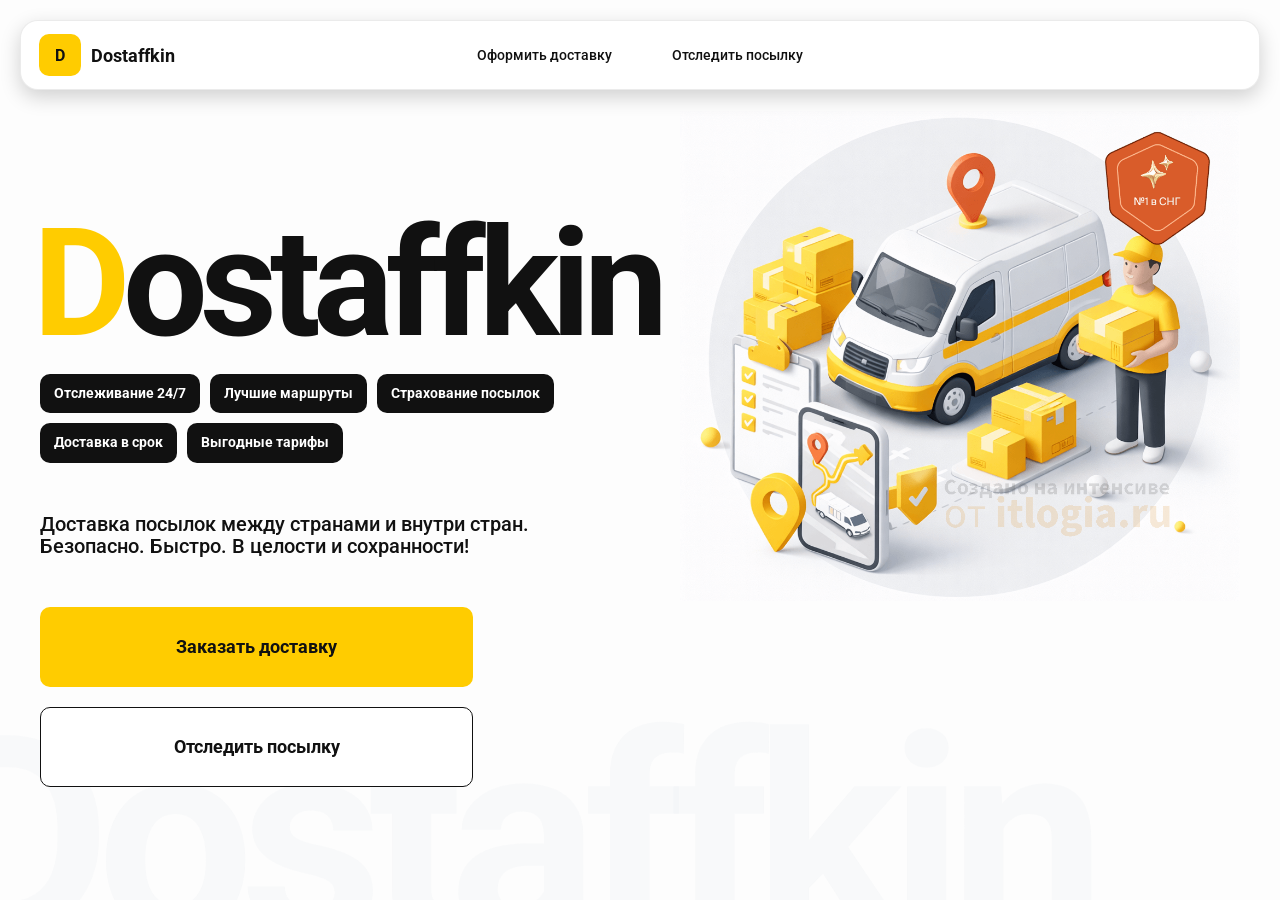
<file: index.html>
<!doctype html>
<html lang="ru">

<head>
    <meta charset="utf-8" />
    <meta name="viewport" content="width=device-width,initial-scale=1,maximum-scale=1,user-scalable=0" />
    <title>Dostaffkin — Доставка посылок между странами и внутри стран. Безопасно. Быстро. В целости и сохранности!
    </title>
    <link rel="stylesheet" href="styles/base.css" />
    <link rel="stylesheet" href="styles/base_adaptive.css" />
    <link rel="stylesheet" href="styles/index.css" />
    <link rel="stylesheet" href="styles/index_adaptive.css" />
</head>

<body>
    <div class="container">
        <header class="header">
            <a class="header-brand" href="#">
                <div class="header-logo">D</div>
                <div class="header-title">Dostaffkin</div>
            </a>
            <nav class="header-menu">
                <a class="header-link" href="./order.html">Оформить <span>доставку</span></a>
                <a class="header-link" href="./track.html">Отследить <span>посылку</span></a>
            </nav>
        </header>
        <main class="main">
            <section class="main-info">
                <div class="main-title">
                    <span>D</span>ostaffkin
                </div>
                <div class="main-features">
                    <div class="main-feature">Отслеживание 24/7</div>
                    <div class="main-feature">Лучшие маршруты</div>
                    <div class="main-feature">Страхование посылок</div>
                    <div class="main-feature">Доставка в срок</div>
                    <div class="main-feature">Выгодные тарифы</div>
                </div>
                <div class="main-description">
                    Доставка посылок между странами и внутри стран.
                    Безопасно. Быстро. В целости и сохранности!
                </div>
                <div class="main-actions">
                    <a class="button" type="button" href="./order.html">Заказать доставку</a>
                    <a class="button button-white" type="button" href="./track.html">Отследить посылку</a>
                </div>
            </section>
            <div class="main-title-ghost">Dostaffkin</div>
            <section class="main-image">
    <img src="images/main-image.png" alt="Main image"/>
</section>
        </main>
    </div>
</body>

</html>
</file>
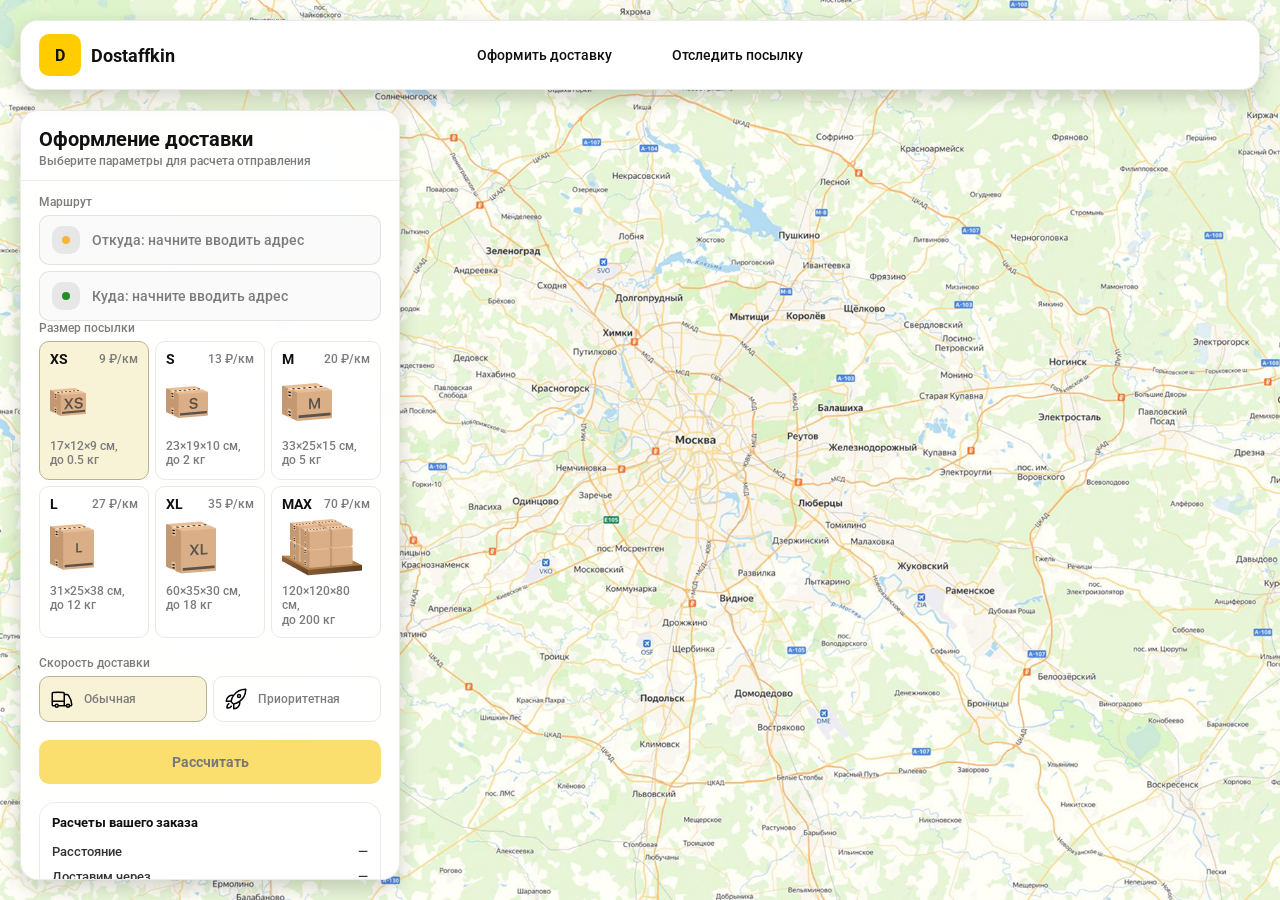
<file: order.html>
<!doctype html>
<html lang="ru">

<head>
    <meta charset="utf-8" />
    <meta name="viewport" content="width=device-width,initial-scale=1,maximum-scale=1,user-scalable=0" />
    <title>Оформление доставки</title>

    <link rel="stylesheet" href="styles/base.css" />
    <link rel="stylesheet" href="styles/base_adaptive.css" />

    <link rel="stylesheet" href="styles/order.css" />
    <link rel="stylesheet" href="styles/order_adaptive.css" />
</head>

<body>
    <div id="map"></div>

    <header class="header">
        <a class="header-brand" href="./index.html">
            <div class="header-logo">D</div>
            <div class="header-title">Dostaffkin</div>
        </a>
        <nav class="header-menu">
            <a class="header-link" href="#">Оформить <span>доставку</span></a>
            <a class="header-link" href="./track.html">Отследить <span>посылку</span></a>
        </nav>
    </header>

    <aside class="main" id="sidebar">
        <div class="main-header">
            <div class="main-title">Оформление доставки</div>
            <div class="main-text">Выберите параметры для расчета отправления</div>
        </div>
        <div class="main-content">
            <div class="main-route">
                <div class="main-block-title">Маршрут</div>
                <div class="main-fields">
                    <div class="main-field" id="fromField">
                        <div class="main-pin"></div>
                        <input id="from" placeholder="Откуда: начните вводить адрес" autocomplete="off" />
                        <div class="main-ac" id="fromAc" role="listbox" aria-label="Подсказки адресов"></div>
                    </div>

                    <div class="main-field" id="toField">
                        <div class="main-pin"></div>
                        <input id="to" placeholder="Куда: начните вводить адрес" autocomplete="off" />
                        <div class="main-ac" id="toAc" role="listbox" aria-label="Подсказки адресов"></div>
                    </div>
                </div>
                <div class="main-package">
                    <div class="main-block-title">Размер посылки</div>

                    <div class="main-sizes">
                        <div class="main-size-card is-active" data-value="xs">
                            <div class="main-size-top">
                                <div class="main-size-label">XS</div>
                                <div class="main-size-rate">9 ₽/км</div>
                            </div>
                            <div class="main-size-media">
                                <img src="images/sizes/xs.png" alt="Короб XS" />
                            </div>
                            <div class="main-size-description">17×12×9 см,<br>до 0.5 кг</div>
                        </div>

                        <div class="main-size-card" data-value="s">
                            <div class="main-size-top">
                                <div class="main-size-label">S</div>
                                <div class="main-size-rate">13 ₽/км</div>
                            </div>
                            <div class="main-size-media">
                                <img src="images/sizes/s.png" alt="Короб S" />
                            </div>
                            <div class="main-size-description">23×19×10 см,<br>до 2 кг</div>
                        </div>

                        <div class="main-size-card" data-value="m">
                            <div class="main-size-top">
                                <div class="main-size-label">M</div>
                                <div class="main-size-rate">20 ₽/км</div>
                            </div>
                            <div class="main-size-media">
                                <img src="images/sizes/m.png" alt="Короб M" />
                            </div>
                            <div class="main-size-description">33×25×15 см,<br>до 5 кг</div>
                        </div>

                        <div class="main-size-card" data-value="l">
                            <div class="main-size-top">
                                <div class="main-size-label">L</div>
                                <div class="main-size-rate">27 ₽/км</div>
                            </div>
                            <div class="main-size-media">
                                <img src="images/sizes/l.png" alt="Короб L" />
                            </div>
                            <div class="main-size-description">31×25×38 см,<br>до 12 кг</div>
                        </div>

                        <div class="main-size-card" data-value="xl">
                            <div class="main-size-top">
                                <div class="main-size-label">XL</div>
                                <div class="main-size-rate">35 ₽/км</div>
                            </div>
                            <div class="main-size-media">
                                <img src="images/sizes/xl.png" alt="Короб XL" />
                            </div>
                            <div class="main-size-description">60×35×30 см,<br>до 18 кг</div>
                        </div>

                        <div class="main-size-card" data-value="max">
                            <div class="main-size-top">
                                <div class="main-size-label">MAX</div>
                                <div class="main-size-rate">70 ₽/км</div>
                            </div>
                            <div class="main-size-media main-size-media-palleta">
                                <img src="images/sizes/max.png" alt="Паллета" />
                            </div>
                            <div class="main-size-description">120×120×80 см,<br>до 200 кг</div>
                        </div>
                    </div>
                </div>
            </div>
            <div class="main-speed">
                <div class="main-block-title">Скорость доставки</div>

                <div class="main-speeds">
                    <div class="main-speed-card is-active" data-value="regular">
                        <img class="main-speed-media" src="images/icons/regular.svg" alt="Regular"/>
                        <div class="main-speed-description">Обычная</div>
                    </div>
                    <div class="main-speed-card" data-value="fast">
                        <img class="main-speed-media" src="images/icons/fast.svg" alt="Fast"/>
                        <div class="main-speed-description">Приоритетная</div>
                    </div>

                </div>
            </div>
            <div class="main-calculate-block">
                <button id="calc" class="button calculate-button" type="button" disabled>Рассчитать</button>
            </div>
            <div class="main-result" id="result">
                <div class="main-result-title">Расчеты вашего заказа</div>
                <div class="main-result-lines">
                    <div class="main-result-line"><span>Расстояние</span><span id="distanceValue">—</span></div>
                    <div class="main-result-line"><span>Доставим через</span><span id="durationValue">—</span></div>
                    <div class="main-result-line"><span>Тариф</span><span id="rateValue">—</span></div>
                </div>
                <div class="main-price">
                    <div class="main-price-label">Итого</div>
                    <div class="main-price-value" id="totalValue">—</div>
                </div>
            </div>
            <div class="main-order-box">
                <div class="main-order-form" id="orderForm">
                    <div class="main-order-title">Оформление доставки</div>
                    <div class="main-block-info-row">
                        <div class="main-block-title">Контакты</div>
                        <div class="order-fields">
                            <div class="main-field">
                                <input id="customerName" placeholder="Ваше имя" autocomplete="off" />
                            </div>
                            <div class="main-field">
                                <input id="customerPhone" placeholder="Ваш телефон" autocomplete="off"
                                    inputmode="tel" />
                            </div>
                        </div>
                    </div>
                    <div class="main-block-info-row extra-info">
                        <div class="main-block-title">Дополнительная информация</div>
                        <div class="main-field textarea">
                            <textarea id="comment" placeholder="Детали доставки и комментарии"></textarea>
                        </div>
                    </div>
                    <button id="submit" class="button main-submit-request" type="button" disabled>Отправить
                        заявку
                    </button>
                </div>

                <div class="main-order-success" id="orderSuccess">
                    <div class="main-success-icon">✓</div>
                    <div class="main-success-title">Заявка отправлена!</div>
                    <div class="main-success-title">Номер отправления – <span id="orderId"></span></div>
                    <div class="main-success-subtitle">Мы скоро свяжемся с вами</div>
                </div>
            </div>
        </div>
    </aside>
</body>

</html>
</file>
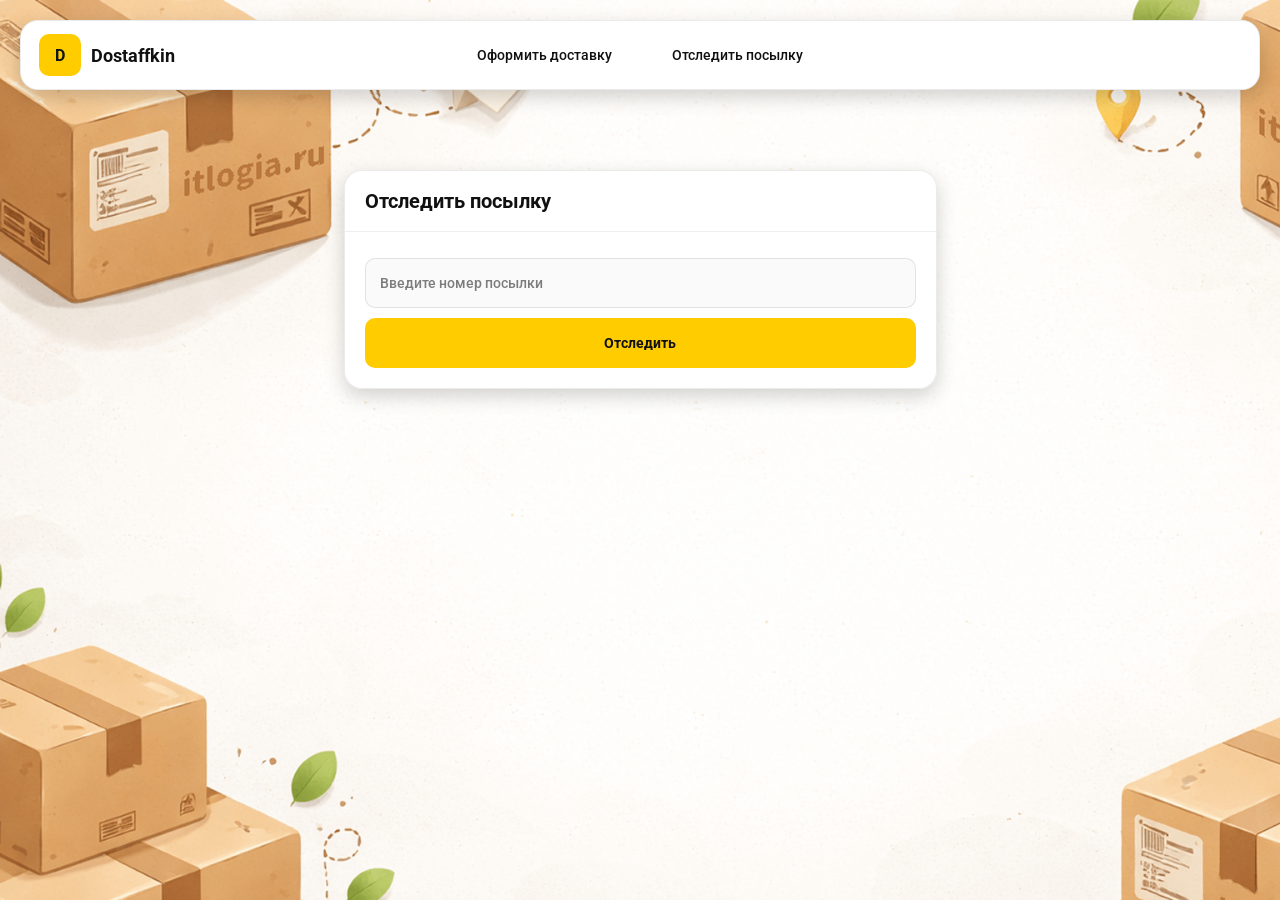
<file: track.html>
<!doctype html>
<html lang="ru">

<head>
    <meta charset="utf-8" />
    <meta name="viewport" content="width=device-width,initial-scale=1,maximum-scale=1,user-scalable=0" />
    <title>Отследить посылку</title>
    <link rel="stylesheet" href="styles/base.css" />
    <link rel="stylesheet" href="styles/base_adaptive.css" />

    <link rel="stylesheet" href="styles/track.css" />
    <link rel="stylesheet" href="styles/track_adaptive.css" />
</head>

<body>
    <div class="container">
        <header class="header">
            <a class="header-brand" href="./index.html">
                <div class="header-logo">D</div>
                <div class="header-title">Dostaffkin</div>
            </a>
            <nav class="header-menu">
                <a class="header-link" href="./order.html">Оформить <span>доставку</span></a>
                <a class="header-link" href="#">Отследить <span>посылку</span></a>
            </nav>
        </header>
        <main class="track-content">
            <section class="track-card track-search">
                <div class="track-title">Отследить посылку</div>
                <div class="track-action">
                    <div class="main-field track-field">
                        <input id="trackNumber" placeholder="Введите номер посылки" autocomplete="off" />
                    </div>
                    <button id="trackButton" class="button track-button" type="button">Отследить</button>
                </div>
            </section>
            <section class="track-card track-result" id="trackResult">
                <div class="track-result-header">
                    <div class="track-id" id="trackIdValue"></div>
                    <div class="track-routes">
                        <div class="track-route">
                            <div class="track-route-pin">
                                <svg xmlns="http://www.w3.org/2000/svg" fill="none" viewBox="0 0 24 24"
                                    stroke-width="1.5" stroke="orange" class="size-6">
                                    <path stroke-linecap="round" stroke-linejoin="round"
                                        d="M15 10.5a3 3 0 1 1-6 0 3 3 0 0 1 6 0Z" />
                                    <path stroke-linecap="round" stroke-linejoin="round"
                                        d="M19.5 10.5c0 7.142-7.5 11.25-7.5 11.25S4.5 17.642 4.5 10.5a7.5 7.5 0 1 1 15 0Z" />
                                </svg>
                            </div>
                            <div class="track-route-address" id="trackFromValue">
                                Откуда: Москва, улица Арбат, 1
                            </div>
                        </div>
                        <div class="track-route track-route-arrow">
                            <svg xmlns="http://www.w3.org/2000/svg" fill="none" viewBox="0 0 24 24" stroke-width="1.5"
                                stroke="currentColor" class="size-6">
                                <path stroke-linecap="round" stroke-linejoin="round"
                                    d="M19.5 13.5 12 21m0 0-7.5-7.5M12 21V3" />
                            </svg>
                        </div>
                        <div class="track-route">
                            <div class="track-route-pin">
                                <svg xmlns="http://www.w3.org/2000/svg" fill="none" viewBox="0 0 24 24"
                                    stroke-width="1.5" stroke="green" class="size-6">
                                    <path stroke-linecap="round" stroke-linejoin="round"
                                        d="M15 10.5a3 3 0 1 1-6 0 3 3 0 0 1 6 0Z" />
                                    <path stroke-linecap="round" stroke-linejoin="round"
                                        d="M19.5 10.5c0 7.142-7.5 11.25-7.5 11.25S4.5 17.642 4.5 10.5a7.5 7.5 0 1 1 15 0Z" />
                                </svg>
                            </div>
                            <div class="track-route-address" id="trackToValue">
                                Куда: Минск, проспект Независимости, 58
                            </div>
                        </div>
                    </div>
                </div>
                <div class="track-info">
                    <div class="track-status-title">Статус данной посылки:</div>
                    <div class="track-status-list" id="trackStatusList">


                        <div class="track-status created">
                            <img src="images/icons/created.svg" class="track-status-icon" alt="Created">
                            <div class="track-status-text">
                                <div class="track-status-text-state">Создан</div>
                                <div class="track-status-text-date">10.01.2026</div>
                            </div>
                        </div>

                        <div class="track-status in-way">
                            <img src="images/icons/in-way.svg" class="track-status-icon" alt="In way">
                            <div class="track-status-text">
                                <div class="track-status-text-state">В пути: Москва</div>
                                <div class="track-status-text-date">18.01.2026</div>
                            </div>
                        </div>

                        <div class="track-status ready">
                            <img src="images/icons/ready.svg" class="track-status-icon" alt="Ready">
                            <div class="track-status-text">
                                <div class="track-status-text-state">Готов к выдаче</div>
                                <div class="track-status-text-date">25.01.2026</div>
                            </div>
                        </div>

                        <div class="track-status done">
                            <img src="images/icons/done.svg" class="track-status-icon" alt="Done">
                            <div class="track-status-text">
                                <div class="track-status-text-state">Вручен</div>
                                <div class="track-status-text-date">27.01.2026</div>
                            </div>
                        </div>

                    </div>
                </div>
            </section>
        </main>
    </div>
</body>

</html>
</file>
<file: styles/base.css>
*, *::before, *::after {
    box-sizing: border-box;
}
@font-face {
    font-family: "Roboto";
    src: url("../fonts/Roboto-Regular.ttf");
    font-weight: normal;
}

@font-face {
    font-family: "Roboto";
    src: url("../fonts/Roboto-Bold.ttf");
    font-weight: bold;
}

@font-face {
    font-family: "Roboto";
    src: url("../fonts/Roboto-Medium.ttf");
    font-weight: 500;
}
html, body {
    margin: 0;
    color: #111111;
    font-family: "Roboto", sans-serif;
}

body {
    background: #FDFDFD;
}
.header {
    border-radius: 18px;
    box-shadow: 0 7px 20px 0 #0000002E;
    backdrop-filter: blur(10px);
    background: #ffffff;
    left: 20px;
    border: 1px solid rgba(0, 0, 0, 0.08);
    position: fixed;
    right: 20px;
    top: 20px;
    padding: 14px 18px;
    height: 70px;
    display: flex;
    align-items: center;
    z-index: 6;
}
.header-brand {
    display: flex;
    align-items: center;
    text-decoration: none;
    gap: 10px;
}

.header-logo {
    width: 42px;
    height: 42px;
    border-radius: 10px;
    background: #FFCC00;
    display: grid;
    place-items: center;
    font-weight: bold;
    color: #111;
}

.header-title {
    font-size: 18px;
    font-weight: bold;
    color: #111111;
    text-decoration: none;
}
.header-menu {
    display: flex;
    align-items: center;
    gap: 60px;
    margin: 0;
    position: absolute;
    left: 50%;
    transform: translateX(-50%);
}

.header-link {
    font-size: 14px;
    color: #111111;
    text-decoration: none;
}
.button {
    border: 0;
    outline: none;
    height: 44px;
    border-radius: 10px;
    font-size: 14px;
    font-weight: bold;
    cursor: pointer;
    font-family: inherit;
    transition: transform .08s ease, opacity .12s ease;
    background: #ffcc00;
    color: #111111;
    text-align: center;
    text-decoration: none;
}

.button:hover {
    background-color: #E5BC19;
}

.button:disabled {
    cursor: not-allowed;
    background-color: #FADE6E;
    color: #787878;
    transform: none;
}

.button.button-white {
    background: #ffffff;
    border: 1px solid #111111;
}

.button.button-white:hover {
    background: rgb(241 241 241);
}
.main-field {
    display: flex;
    align-items: center;
    margin-top: 6px;
    gap: 10px;
    border: 1px solid #1111111A;
    background: #FAFAFA;
    border-radius: 10px;
    padding: 10px 12px;
    position: relative;
    box-sizing: border-box;
    height: 50px;
}

.main-field.textarea {
    height: auto;
}

.main-pin {
    width: 28px;
    height: 28px;
    border-radius: 10px;
    background: rgba(17, 17, 17, 0.08);
    display: grid;
    place-items: center;
    flex: 0 0 auto;
    position: relative;
}

.main-pin::before {
    content: "";
    width: 8px;
    height: 8px;
    border-radius: 999px;
    background: orange;
    opacity: .75;
    display: block;
}

.main-field:last-child .main-pin::before {
    background: green;
    opacity: .85;
}

input, textarea {
    width: 100%;
    border: 0;
    outline: none;
    background: transparent;
    font-size: 14px;
    color: #111111;
    font-family: inherit;
}

textarea {
    resize: vertical;
    min-height: 72px;
    padding: 2px 0;
}

input::placeholder, textarea::placeholder {
    color: #7C7C7C;
}

.main-field:focus-within {
    border-color: rgba(0, 0, 0, 0.20);
    box-shadow: 0 0 0 4px rgba(255, 204, 0, 0.35);
    background: rgba(255, 255, 255, 0.75);
}
</file>
<file: styles/base_adaptive.css>
@media (max-width: 767px) {
    .header {
        left: 10px;
        right: 10px;
        top: 10px;
    }

    .header-link span {
        display: none;
    }

    .header-menu {
        gap: 20px;
        justify-content: flex-start;
        margin: 0 0 0 30px;
        position: static;
        transform: none;
    }
}

@media (max-width: 420px) {
    .header-title {
        display: none;
    }
}

@media (max-width: 374px) {
    .header-menu {
        gap: 10px;
        margin: 0 0 0 10px;
    }
}
</file>
<file: styles/index.css>
.container {
    overflow: hidden;
    min-height: 100vh;
}
.main {
    padding: 111px 40px 40px;
    position: relative;
    display: flex;
}
.main-info {
    max-width: 840px;
    width: 100%;
    position: relative;
}
.main-title {
    margin-top: 98px;
    font-weight: 500;
    font-size: 200px;
    line-height: 1;
    letter-spacing: -0.05em;
    color: #111111;
    left: -15px;
    position: relative;
}

.main-title span {
    color: #ffcc00;
}
.main-features {
    margin-top: 15px;
    display: flex;
    flex-wrap: wrap;
    gap: 10px;
}

.main-feature {
    background: #111111;
    color: #ffffff;
    padding: 12px 14px;
    font-weight: 500;
    font-size: 14px;
    line-height: 1.1;
    border-radius: 10px;
}
.main-description {
    margin-top: 50px;
    max-width: 500px;
    font-size: 20px;
    line-height: 1.1;
    color: #111111;
}
.main-actions {
    margin-top: 50px;
    display: flex;
    flex-direction: column;
    gap: 20px;
}

.main-actions .button {
    height: 80px;
    width: 433px;
    font-size: 18px;
    font-weight: bold;
    place-items: center;
    display: grid;
}
.main-title-ghost {
    position: absolute;
    z-index: -1;
    left: -70px;
    bottom: -150px;
    font-weight: 500;
    font-size: 278px;
    line-height: 1;
    letter-spacing: -0.05em;
    color: #ECEDF04D;
}
.main-image {
    width: 1024px;
    top: 100px;
    z-index: -2;
}

.main-image img {
    width: 100%;
    max-width: 1024px;
    height: auto;
    display: block;
}
</file>
<file: styles/index_adaptive.css>
@media (max-width: 1760px) {
    .main-title {
        font-size: 150px;
        left: -7px;
    }

    .main-info {
        max-width: 640px;
    }
}
@media (max-width: 1200px) {
    .main-info {
        max-width: 540px;
    }

    .main {
        padding: 111px 20px 20px;
    }

    .main-title {
        font-size: 120px;
        left: -4px;
    }

    .main-title-ghost {
        font-size: 220px;
    }
}
@media (max-width: 1024px) {
    .main-title {
        margin-top: 30px;
    }

    .main {
        flex-direction: column-reverse;
    }

    .main-image {
        max-width: 350px;
        position: absolute;
        left: 370px;
        top: 370px;
    }

    .main-info {
        max-width: 100%;
    }

    .main-actions {
        gap: 10px;
    }

    .main-actions .button {
        height: 50px;
        font-size: 14px;
        width: auto;
        max-width: 300px;
    }

    .main-description {
        max-width: 350px;
    }
}
@media (max-width: 570px) {
    .main-title {
        font-size: 88px;
    }

    .main-description {
        max-width: 100%
    }

    .main-actions {
       width: 100%;
    }

    .main-actions .button {
        width: 100%;
        max-width: 100%
    }

    .main-image {
        max-width: 650px;
        position: absolute;
        left: 170px;
        top: 70px;
        opacity: 0.2;
    }
}
    @media (max-width: 400px) {
    .main-title {
        font-size: 70px;
    }
}
</file>
<file: styles/order.css>
#map {
    background-image: url("../images/order-bg.png");
    background-size: cover;
    position: fixed;
    inset: 0;
}
.main {
    border-radius: 18px;
    box-shadow: 0 7px 20px 0 #0000002E;
    backdrop-filter: blur(10px);
    background: rgba(255, 255, 255, 0.96);
    left: 20px;
    border: 1px solid rgba(0, 0, 0, 0.08);
    position: fixed;
    top: 110px;
    bottom: 20px;
    width: 380px;
    display: flex;
    flex-direction: column;
    overflow: hidden;
    z-index: 5;
}
.main-header {
    padding: 18px 18px 12px 18px;
    border-bottom: 1px solid rgba(0, 0, 0, 0.06);
    display: flex;
    flex-direction: column;
}

.main-title {
    font-size: 20px;
    line-height: 100%;
    font-weight: bold;
}

.main-text {
    font-size: 12px;
    margin-top: 5px;
    color: #7C7C7C;
}
.main-content {
    padding: 14px 18px 18px 18px;
    overflow: auto;
    scrollbar-width: none;
    display: flex;
    flex-direction: column;
    gap: 18px;
    flex: 1;
}
.main-block-title {
    font-size: 12px;
    color: #7C7C7C;
}

.main-route .main-block-title,
.main-package .main-block-title {
    margin-bottom: 6px;
}
.main-sizes {
    display: grid;
    gap: 6px;
    grid-template-columns: repeat(3, 1fr);
}

.main-size-card {
    border: 1px solid #E8E8E7;
    background: #FFFFFF;
    border-radius: 10px;
    padding: 10px;
    cursor: pointer;
    user-select: none;
    transition: transform .08s ease, border-color .12s ease, background .12s ease;
    min-height: 139px;
}

.main-size-card:hover {
    transform: translateY(-1px);
}

.main-size-card.is-active {
    background-color: #F8F2D6;
    border-color: #B7B196;
}

.main-size-top {
    display: flex;
    align-items: center;
    justify-content: space-between;
}

.main-size-label {
    font-weight: bold;
    font-size: 14px;
    color: #111111;
    line-height: 100%;
}

.main-size-rate {
    font-size: 12px;
    color: #7C7C7C;
    line-height: 100%;
}

.main-size-media {
    margin-top: 8px;
    height: 57px;
}

.main-size-description {
    margin-top: 8px;
    font-size: 12px;
    color: #7C7C7C;
    line-height: 1.2;
}
.calculate-button {
    width: 100%;
}
.main-result {
    border: 1px solid rgba(0, 0, 0, 0.08);
    background: rgba(255, 255, 255, 0.75);
    border-radius: 16px;
    padding: 12px;
    line-height: 1.25;
}

.main-result-title {
    font-weight: bold;
    font-size: 13px;
    color: #111111;
    margin-bottom: 13px;
}

.main-result-lines {
    gap: 8px;
    display: flex;
    flex-direction: column;
}

.main-result-line {
    font-size: 13px;
    color: rgba(17, 17, 17, 0.85);
    display: flex;
    justify-content: space-between;
}

.main-price {
    margin-top: 18px;
    padding-top: 10px;
    border-top: 1px dashed rgba(0, 0, 0, 0.12);
    display: flex;
    align-items: baseline;
    justify-content: space-between;
}

.main-price-label {
    font-size: 12px;
    color: rgba(17, 17, 17, 0.55);
}

.main-price-value {
    font-size: 20px;
    font-weight: bold;
    color: #111111;
    letter-spacing: -0.3px;
}
.main-order-box {
    background: #ffffff;
    border: 1px solid #E8E8E7;
    border-radius: 10px;
    padding: 12px;
}

.main-order-title {
    margin-bottom: 8px;
    font-weight: bold;
    font-size: 14px;
    color: #111111;
}

.main-block-info {
    display: flex;
    flex-direction: column;
    gap: 6px;
}

.order-fields {
    display: grid;
    grid-template-columns: 1fr 1fr;
    column-gap: 10px;
    margin-top: 6px;
}

.main-block-info-row.extra-info {
    display: block;
    margin-top: 13px;
}

.main-submit-request {
    width: 100%;
    margin-top: 6px;
}

.main-order-success {
    display: none;
    text-align: center;
    padding: 22px 12px;
    gap: 12px;
}

.main-order-success.is-visible {
    display: flex;
    flex-direction: column;
    align-items: center;
}

.main-success-icon {
    width: 56px;
    height: 56px;
    border-radius: 50%;
    background: #16a34a;
    color: #ffffff;
    display: grid;
    place-items: center;
    font-size: 30px;
}

.main-success-title {
    font-size: 14px;
    font-weight: bold;
    color: #111111;
}

.main-success-subtitle {
    font-size: 12px;
    color: rgba(17, 17, 17, 0.55);
    line-height: 1.3;
}
.main-speed .main-block-title {
    margin-bottom: 6px;
}

.main-speeds {
    display: grid;
    gap: 6px;
    grid-template-columns: repeat(2, 1fr);
}

.main-speed-card {
    border: 1px solid #E8E8E7;
    background: #FFFFFF;
    border-radius: 10px;
    padding: 10px;
    cursor: pointer;
    user-select: none;
    transition: transform .08s ease, border-color .12s ease, background .12s ease;
    display: flex;
    align-items: center;
    gap: 10px;
}

.main-speed-card:hover {
    transform: translateY(-1px);
}

.main-speed-card.is-active {
    background-color: #F8F2D6;
    border-color: #B7B196;
}

.main-speed-description {
    font-size: 12px;
    color: #7C7C7C;
    line-height: 1.2;
}
</file>
<file: styles/order_adaptive.css>
@media (max-width: 767px) {
    .main {
        left: 10px;
        right: 10px;
        top: 50%;
        bottom: 12px;
        width: auto;
        max-width: none;
    }
}

@media (max-width: 420px) {
    .main-sizes {
        grid-template-columns: repeat(2, 1fr);
    }
}
</file>
<file: styles/track.css>
.container {
    background: #F4F4F4 url("../images/track-bg.png");
    background-size: cover;
    min-height: 100vh;
    padding: 170px 0 50px 0;
}

.track-content {
    width: 593px;
    margin: 0 auto;
}

.track-card {
    width: 100%;
    border-radius: 18px;
    box-shadow: 0 7px 20px 0 #0000002E;
    backdrop-filter: blur(10px);
    background: rgba(255, 255, 255, 0.96);
    border: 1px solid rgba(0, 0, 0, 0.08);
}

.track-title {
    font-size: 20px;
    line-height: 100%;
    font-weight: bold;
    border-bottom: 1px solid #EEEEEE;
    padding: 20px;
}

.track-action {
    padding: 20px;
}

.track-button {
    width: 100%;
    height: 50px;
}

.track-field {
    margin-bottom: 10px;
}

.track-result {
    margin-top: 5px;
    display: none;
}

.track-result.is-visible {
    display: block;
}

.track-result-header {
    font-weight: bold;
    font-size: 14px;
    color: #111111;
    padding: 20px;
    border-bottom: 1px solid #EEEEEE;
}

.track-id {
    margin-bottom: 12px;
    font-size: 20px;
}

.track-routes {
    display: flex;
    flex-direction: column;
    gap: 10px;
    font-weight: normal;
}

.track-route {
    display: flex;
    align-items: center;
    gap: 10px;
}

.track-route-pin {
    width: 24px;
    height: 24px;
    flex-shrink: 0;
}

.track-route-arrow {
    padding: 15px 0;
    width: 24px;
    height: 24px;
}

.track-info {
    padding: 20px;
}

.track-status {
    display: flex;
    align-items: center;
    font-size: 12px;
    gap: 10px;
}

.track-status-title {
    font-size: 14px;
    color: #111111;
    margin-bottom: 20px;
}

.track-status-list {
    display: flex;
    flex-direction: column;
    gap: 15px;
}

.track-status-icon {
    width: 40px;
    height: 40px;
    border-radius: 50%;
    background: rgba(17, 17, 17, 0.08);
    display: grid;
    place-items: center;
    flex: 0 0 auto;
}

.track-status.created .track-status-icon {
    background-color: #F1CB00;
}

.track-status.in-way .track-status-icon {
    background-color: #F08A11;
}

.track-status.ready .track-status-icon {
    background-color: #A35D0A;
}

.track-status.done .track-status-icon {
    background-color: #37C93B;
}

.track-status-text {
    display: flex;
    align-items: center;
    justify-content: space-between;
    color: #111111;
    font-size: 12px;
    flex: 1;
}

.track-status-date {
    color: rgba(17, 17, 17, 0.55);
}
</file>
<file: styles/track_adaptive.css>
@media (max-width: 767px) {
    .container {
        padding: 130px 0 50px 0;
    }

    .track-content {
        width: 100%;
        padding-left: 10px;
        padding-right: 10px;
    }

    .track-result-header {
        padding: 20px;
    }
}
</file>
